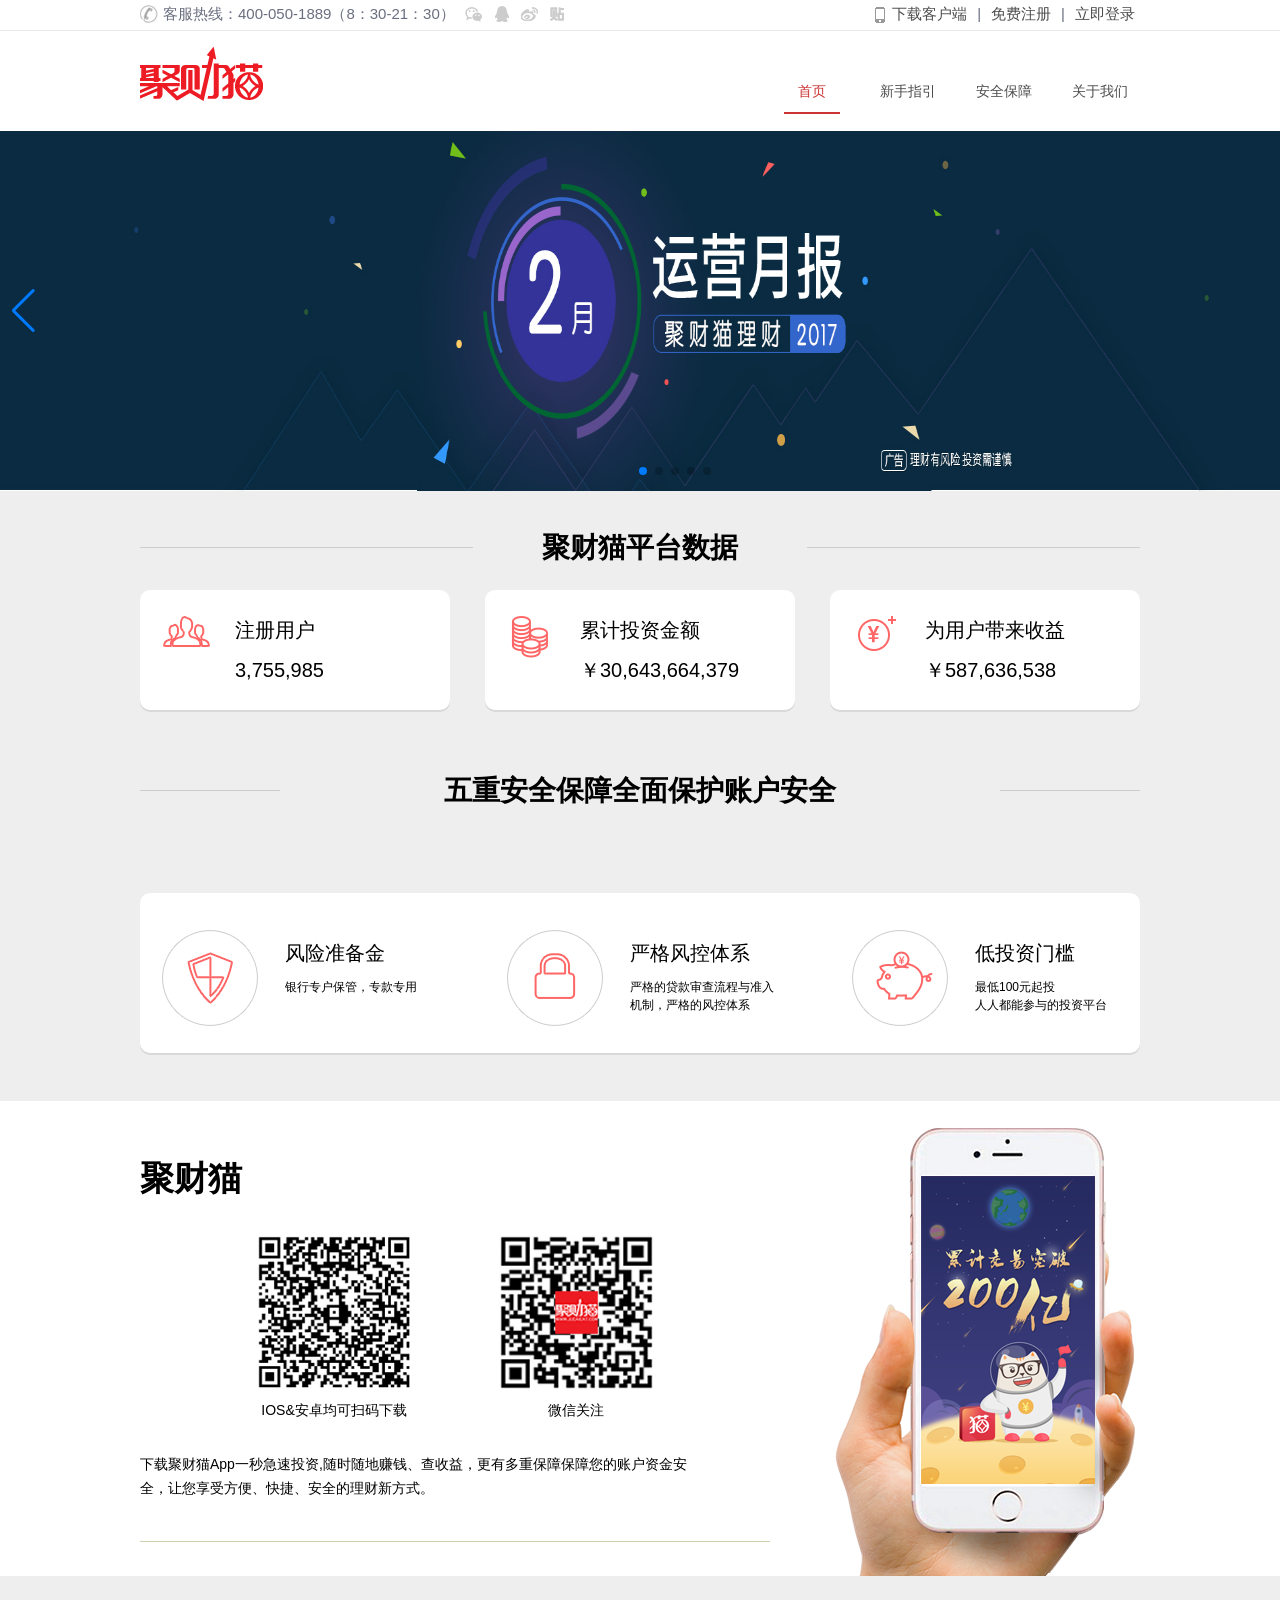
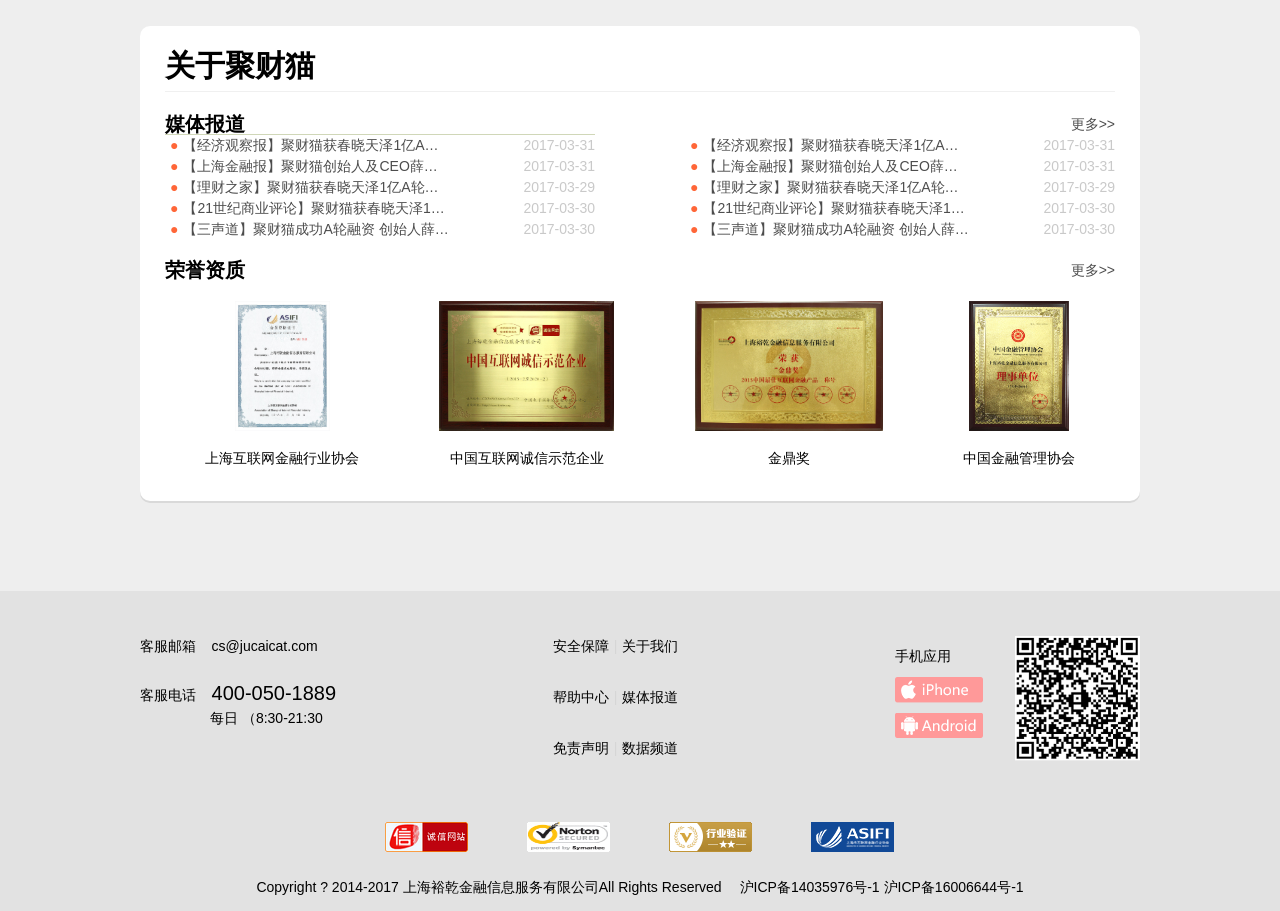
<file: 聚财猫.html>
<!DOCTYPE html>
<html lang="en">
<head>
    <meta charset="UTF-8">
    <meta name="viewport" content="width=device-width, initial-scale=1.0">
    <title>聚财猫</title>
    <link rel="stylesheet" href="./css/ju.css">
    <link rel="stylesheet" href="./swiper-5.4.5/package/css/swiper.min.css">
</head>
<body>
     <!-- 顶部开始 -->
     <div class="ding">
        <div class="main"> 
         <div class="right">
             <div class="img">

             </div>
             <p>客服热线：400-050-1889（8：30-21：30）</p>
             <ul>
                <li class="wx"><a href="">wx</a></li>
                <li class="qq"><a href="">qq</a></li>
                <li class="wb"><a href="">wb</a></li> 
                <li class="tb"><a href="">tb</a></li>
             </ul>
         </div>
         <div class="left">
            
            <p><a href="" class="li"> 立即登录</a></p><p>|</p><p><a href=""> 免费注册</a></p><p>|</p><p><a href=""> 下载客户端</a></p>
            <div class="img">

            </div>        
        </div>
        </div>
     </div>
     <!-- 顶部结束 -->
     <!-- 导航开始 -->
        <div class="dao">
            <div class="dao_main">
                <div class="a_d"><a href="" class="logo"></a></div>
                <ul>
                    <li class="sy"><a href="">关于我们</a></li>
                    <li class="xs"><a href="">安全保障</a></li>
                    <li class="aq"><a href="">新手指引</a></li> 
                    <li class="gy"><a href="">首页</a></li>
                </ul>
            </div>
        </div>
     <!-- 导航结束 -->
     <!-- 轮播开始 -->
     <!-- <div class="lun">
         <div class="img"><a href=""></a></div>
     </div> -->
     <div class="swiper-container" id="carouse1">
        <div class="swiper-wrapper">
            <div class="swiper-slide">
                <a href=""><img src="./img/20170310155403PC.jpg" alt=""></a>
            </div>
            <div class="swiper-slide">
                <a href=""><img src="./img/20170328144936PC-BANNER.jpg" alt=""></a>
            </div>
            <div class="swiper-slide">
                <a href=""><img src="./img/20170330152453PC.jpg" alt=""></a>
            </div>
            <div class="swiper-slide">
                <a href=""><img src="./img/20170330152751PC.jpg" alt=""></a>
            </div>
            <div class="swiper-slide">
                <a href=""><img src="./img/20170331181750PC-BANNER.jpg" alt=""></a>
            </div>
        </div>
        <!-- 如果需要分页器 -->
        <div class="swiper-pagination"></div>
        
        <!-- 如果需要导航按钮 -->
        <div class="swiper-button-prev"></div>
        <div class="swiper-button-next"></div>
        
        
    </div>
     <!-- 轮播结束 -->
     <!-- 平台数据开始 -->
     <div class="pingshu">
     <div class="pingmain">
      <div class="pingtai">
         <div class="navping">
             <div class="le"></div>
             <div class="ju"><h1>聚财猫平台数据</h1></div>
             <div class="le"></div>
         </div>
         <div class="sankuai">
             <div class="kuai1">
                 <div class="img1">

                 </div>
                 <div class="wen">
                 <p class="p1">注册用户</p>
                 <p class="p2">3,755,985</p>
                 </div>
             </div>         
             <div class="kuai2">
                <div class="img1">

                </div>
                <div class="wen">
                <p class="p1">累计投资金额</p>
                <p class="p2">￥30,643,664,379</p>
                </div>
             </div>
             <div class="kuai3">
                <div class="img1">

                </div>
                <div class="wen">
                <p class="p1">为用户带来收益</p>
                <p class="p2">￥587,636,538</p>
                </div>
             </div>           
         </div>
      </div>
      <div class="pingtai pingtai2">
        <div class="navping navping2">
            <div class="le2"></div>
            <div class="ju ju2"><h1>五重安全保障全面保护账户安全</h1></div>
            <div class="le2"></div>
        </div>
        <div class="sankuai yikuai">
            <div class="kuai1 yi1">
                <div class="img1">

                </div>
                <div class="wen">
                <p class="p1">风险准备金</p>
                <p class="p2 p22">银行专户保管，专款专用</p>
                </div>
            </div>         
            <div class="kuai2 yi2">
               <div class="img1">

               </div>
               <div class="wen">
               <p class="p1">严格风控体系</p>
               <p class="p2 p22">严格的贷款审查流程与准入<br>机制，严格的风控体系</p>
               </div>
            </div>
            <div class="kuai3 yi3">
               <div class="img1">

               </div>
               <div class="wen">
               <p class="p1"> 低投资门槛</p>
               <p class="p2 p22">最低100元起投<br>人人都能参与的投资平台</p>
               </div>
            </div>           
        </div>
     </div>
    </div>
</div>
     <!-- 平台数据结束 -->
     <!-- 二维码开始 -->
     <div class="erwei">
        <div class="erweimain">
            <div class="erl">
               <div class="erlhead">
                   <h1>聚财猫</h1>
                   <div class="shuanger">
                      <div class="limg"><a href=""></a><p>IOS&安卓均可扫码下载</p></div>
                      <div class="rimg"><a href=""></a><p>微信关注</p></div>
                   </div>
                   <div class="xiang">
                       <p>下载聚财猫App一秒急速投资,随时随地赚钱、查收益，更有多重保障保障您的账户资金安</p>
                       <p>全，让您享受方便、快捷、安全的理财新方式。</p>
                   </div>
               </div>
            </div>
            <div class="err">
               <a href=""></a>
            </div>
        </div>    
     </div>
     <!-- 二维码结束 -->
     <!-- 荣誉开始 -->
     <div class="rong">
         <div class="rong_main">
             <h1>关于聚财猫</h1>
             <div class="rongxiang">
                <div class="rongxiang_head">
                    <h2>媒体报道</h2>
                    <span><a href="">更多>></a></span>
                </div>    
                <div class="zheng">
                        <div class="zhengl">
                            <ul>
                                <li><a href=""><p><span class="dian">●</span>【经济观察报】聚财猫获春晓天泽1亿A轮融资</p><span>2017-03-31</span></a></li>
                                <li><a href=""><p><span class="dian">●</span>【上海金融报】聚财猫创始人及CEO薛亮:大数据风控及金融科技是互金未来</p><span>2017-03-31</span></a></li>
                                <li><a href=""><p><span class="dian">●</span>【理财之家】聚财猫获春晓天泽1亿A轮融资 完成银行存管协议签署</p><span>2017-03-29</span></a></li>
                                <li><a href=""><p><span class="dian">●</span>【21世纪商业评论】聚财猫获春晓天泽1亿A轮融资 完成银行存管协议签署</p><span>2017-03-30</span></a></li>
                                <li><a href=""><p><span class="dian">●</span>【三声道】聚财猫成功A轮融资 创始人薛亮这样说</p><span>2017-03-30</span></a></li>
                            </ul>
                        </div>
                        <div class="zhengr">
                            <ul>
                                <li><a href=""><p><span class="dian">●</span>【经济观察报】聚财猫获春晓天泽1亿A轮融资</p><span>2017-03-31</span></a></li>
                                <li><a href=""><p><span class="dian">●</span>【上海金融报】聚财猫创始人及CEO薛亮:大数据风控及金融科技是互金未来</p><span>2017-03-31</span></a></li>
                                <li><a href=""><p><span class="dian">●</span>【理财之家】聚财猫获春晓天泽1亿A轮融资 完成银行存管协议签署</p><span>2017-03-29</span></a></li>
                                <li><a href=""><p><span class="dian">●</span>【21世纪商业评论】聚财猫获春晓天泽1亿A轮融资 完成银行存管协议签署</p><span>2017-03-30</span></a></li>
                                <li><a href=""><p><span class="dian">●</span>【三声道】聚财猫成功A轮融资 创始人薛亮这样说</p><span>2017-03-30</span></a></li>
                            </ul>
                        </div>
                </div>
             </div>
             <div class="rongzi">
                <div class="rongxiang_head rongzi_head">
                    <h2>荣誉资质</h2>
                    <span><a href="">更多>></a></span>
                </div>
                <div class="rongpai">
                    <div class="rongpai1"><div class="juim"><img src="./img/ry1.jpg" alt=""></div><p>上海互联网金融行业协会</p></div>
                    <div class="rongpai2"><div class="juim"><img src="./img/ry2.jpg" alt=""></div><p>中国互联网诚信示范企业</p></div>
                    <div class="rongpai3"><div class="juim"><img src="./img/ry3.jpg" alt=""></div><p>金鼎奖</p></div>
                    <div class="rongpai4"><div class="juim"><img src="./img/ry4.jpg" alt=""></div><p>中国金融管理协会</p></div>
                </div>
             </div>
         </div>
     </div>
     <!-- 荣誉结束 -->
     <!-- 底部栏开始 -->
     <div class="foot">
         <div class="foot_main">
             <div class="shang">
                 <div class="shangyi">
                     <p>客服邮箱&nbsp;&nbsp;&nbsp;&nbsp;cs@jucaicat.com</p>
                     <br>
                     <p>客服电话&nbsp;&nbsp;&nbsp;&nbsp;<span>400-050-1889</span></p>
                     <p class="shuangyi_p3">每日&nbsp;（8:30-21:30</p>
                 </div>
                 <div class="shanger">
                     <p>安全保障<span>|</span>关于我们</p>
                     <p class="shanger_p2">帮助中心<span>|</span>媒体报道</p>
                     <p>免责声明<span>|</span>数据频道</p>
                 </div>
                 <div class="shangsan">
                     <div class="shouji">
                         <p>手机应用</p>
                         <div><a href="" class="a1"></a></div>
                         <div><a href="" class="a2"></a></div>
                     </div>
                     <div class="ertu"><img src="./img/thumb_11469.png" alt=""></div>
                 </div>
             </div>
             <div class="zhong">
                <div><a href="" class="aa1"></a></div>
                <div><a href="" class="aa2"></a></div> 
                <div><a href="" class="aa3"></a></div>
                <div><a href="" class="aa4"></a></div>
             </div>
             <div class="xia">
                 <p>
                    Copyright ? 2014-2017 上海裕乾金融信息服务有限公司All Rights Reserved 　沪ICP备14035976号-1 沪ICP备16006644号-1
                </p>
             </div>
         </div>
     </div>
     <!-- 底部栏结束 -->
     <script src="./swiper-5.4.5/package/js/swiper.min.js"></script>
     <script>        
        var mySwiper = new Swiper ('#carouse1', {
          direction: 'horizontal', // 垂直切换选项
          loop: true, // 循环模式选项
          
          // 如果需要分页器
          pagination: {
            el: '.swiper-pagination',
          },
          
          // 如果需要前进后退按钮
          navigation: {
            nextEl: '.swiper-button-next',
            prevEl: '.swiper-button-prev',
          },
          autoplay: {
            delay: 2000,
            stopOnLastSlide: false,
            disableOnInteraction: true,
          },
          
        })        
        </script>
</body>
</html>
</file>
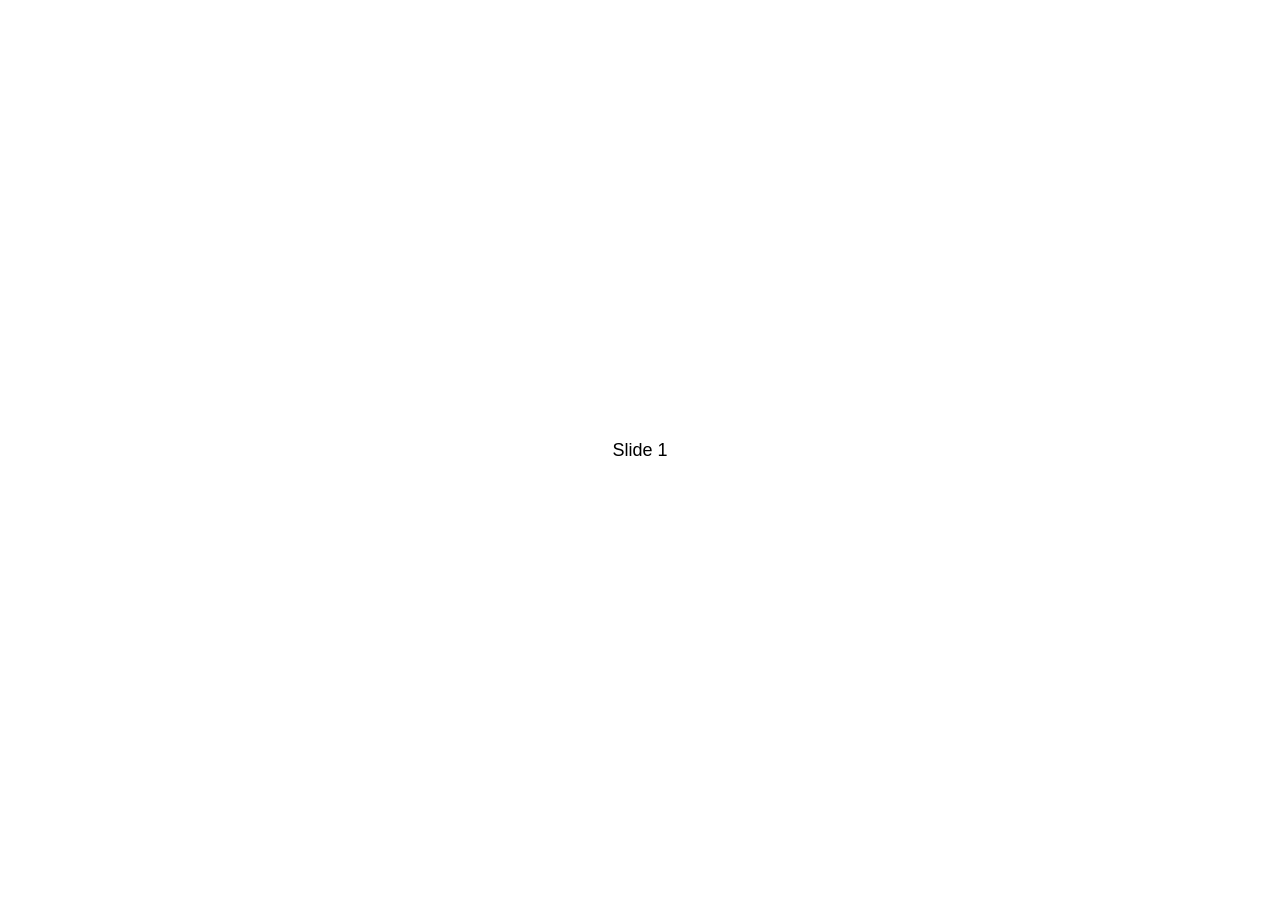
<file: swiper-5.4.5/demos/010-default.html>
<!DOCTYPE html>
<html lang="en">
<head>
  <meta charset="utf-8">
  <title>Swiper demo</title>
  <!-- Link Swiper's CSS -->
  <link rel="stylesheet" href="../package/css/swiper.min.css">

  <!-- Demo styles -->
  <style>
    html, body {
      position: relative;
      height: 100%;
    }
    body {
      background: #eee;
      font-family: Helvetica Neue, Helvetica, Arial, sans-serif;
      font-size: 14px;
      color:#000;
      margin: 0;
      padding: 0;
    }
    .swiper-container {
      width: 100%;
      height: 100%;
    }
    .swiper-slide {
      text-align: center;
      font-size: 18px;
      background: #fff;

      /* Center slide text vertically */
      display: -webkit-box;
      display: -ms-flexbox;
      display: -webkit-flex;
      display: flex;
      -webkit-box-pack: center;
      -ms-flex-pack: center;
      -webkit-justify-content: center;
      justify-content: center;
      -webkit-box-align: center;
      -ms-flex-align: center;
      -webkit-align-items: center;
      align-items: center;
    }
  </style>
</head>
<body>
  <!-- Swiper -->
  <div class="swiper-container">
    <div class="swiper-wrapper">
      <div class="swiper-slide">Slide 1</div>
      <div class="swiper-slide">Slide 2</div>
      <div class="swiper-slide">Slide 3</div>
      <div class="swiper-slide">Slide 4</div>
      <div class="swiper-slide">Slide 5</div>
      <div class="swiper-slide">Slide 6</div>
      <div class="swiper-slide">Slide 7</div>
      <div class="swiper-slide">Slide 8</div>
      <div class="swiper-slide">Slide 9</div>
      <div class="swiper-slide">Slide 10</div>
    </div>
  </div>

  <!-- Swiper JS -->
  <script src="../package/js/swiper.min.js"></script>

  <!-- Initialize Swiper -->
  <script>
    var swiper = new Swiper('.swiper-container');
  </script>
</body>
</html>
</file>
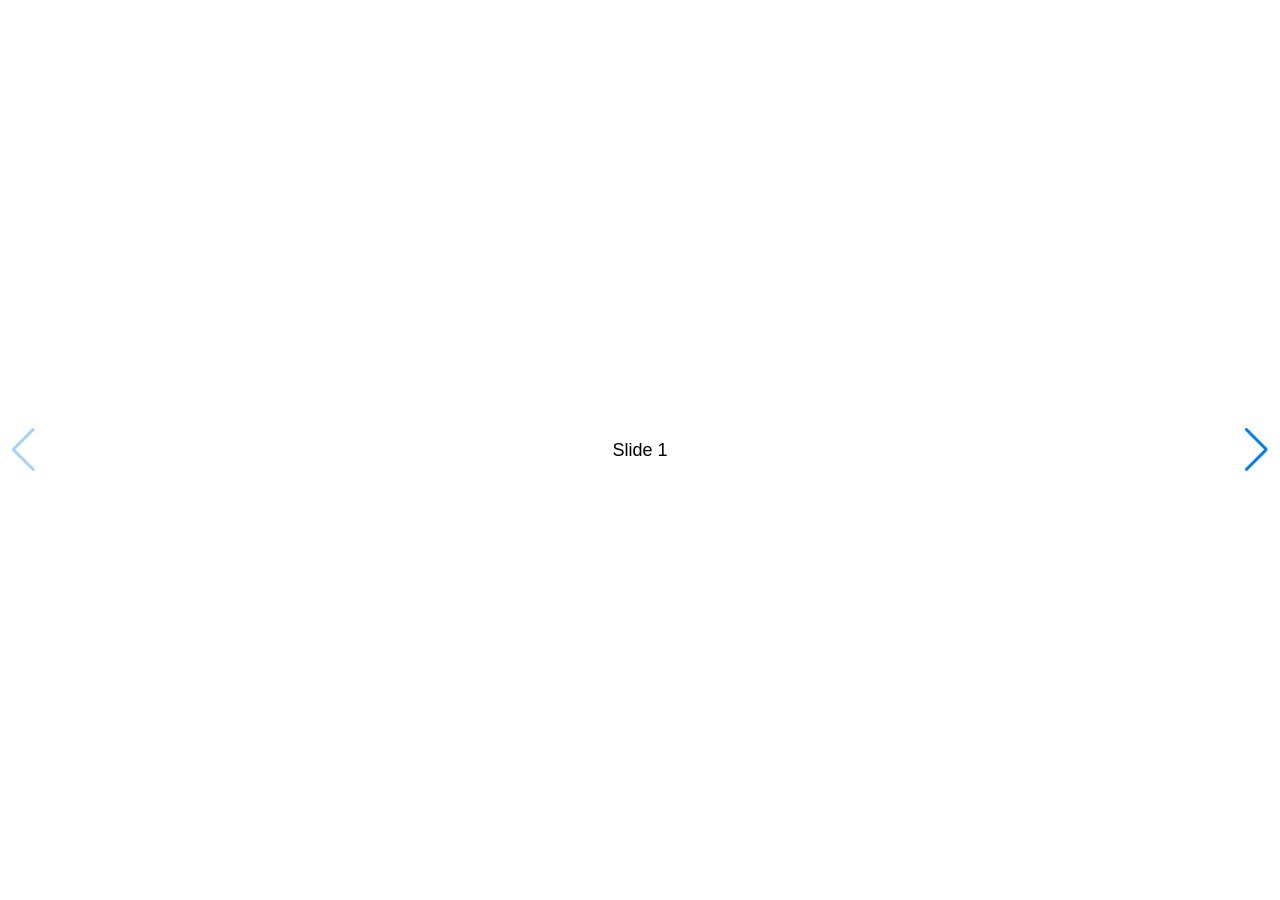
<file: swiper-5.4.5/demos/020-navigation.html>
<!DOCTYPE html>
<html lang="en">
<head>
  <meta charset="utf-8">
  <title>Swiper demo</title>
  <meta name="viewport" content="width=device-width, initial-scale=1, minimum-scale=1, maximum-scale=1">

  <!-- Link Swiper's CSS -->
  <link rel="stylesheet" href="../package/css/swiper.min.css">

  <!-- Demo styles -->
  <style>
    html, body {
      position: relative;
      height: 100%;
    }
    body {
      background: #eee;
      font-family: Helvetica Neue, Helvetica, Arial, sans-serif;
      font-size: 14px;
      color:#000;
      margin: 0;
      padding: 0;
    }
    .swiper-container {
      width: 100%;
      height: 100%;
    }
    .swiper-slide {
      text-align: center;
      font-size: 18px;
      background: #fff;

      /* Center slide text vertically */
      display: -webkit-box;
      display: -ms-flexbox;
      display: -webkit-flex;
      display: flex;
      -webkit-box-pack: center;
      -ms-flex-pack: center;
      -webkit-justify-content: center;
      justify-content: center;
      -webkit-box-align: center;
      -ms-flex-align: center;
      -webkit-align-items: center;
      align-items: center;
    }
  </style>
</head>
<body>
  <!-- Swiper -->
  <div class="swiper-container">
    <div class="swiper-wrapper">
      <div class="swiper-slide">Slide 1</div>
      <div class="swiper-slide">Slide 2</div>
      <div class="swiper-slide">Slide 3</div>
      <div class="swiper-slide">Slide 4</div>
      <div class="swiper-slide">Slide 5</div>
      <div class="swiper-slide">Slide 6</div>
      <div class="swiper-slide">Slide 7</div>
      <div class="swiper-slide">Slide 8</div>
      <div class="swiper-slide">Slide 9</div>
      <div class="swiper-slide">Slide 10</div>
    </div>
    <!-- Add Arrows -->
    <div class="swiper-button-next"></div>
    <div class="swiper-button-prev"></div>
  </div>

  <!-- Swiper JS -->
  <script src="../package/js/swiper.min.js"></script>

  <!-- Initialize Swiper -->
  <script>
    var swiper = new Swiper('.swiper-container', {
      navigation: {
        nextEl: '.swiper-button-next',
        prevEl: '.swiper-button-prev',
      },
    });
  </script>
</body>
</html>
</file>
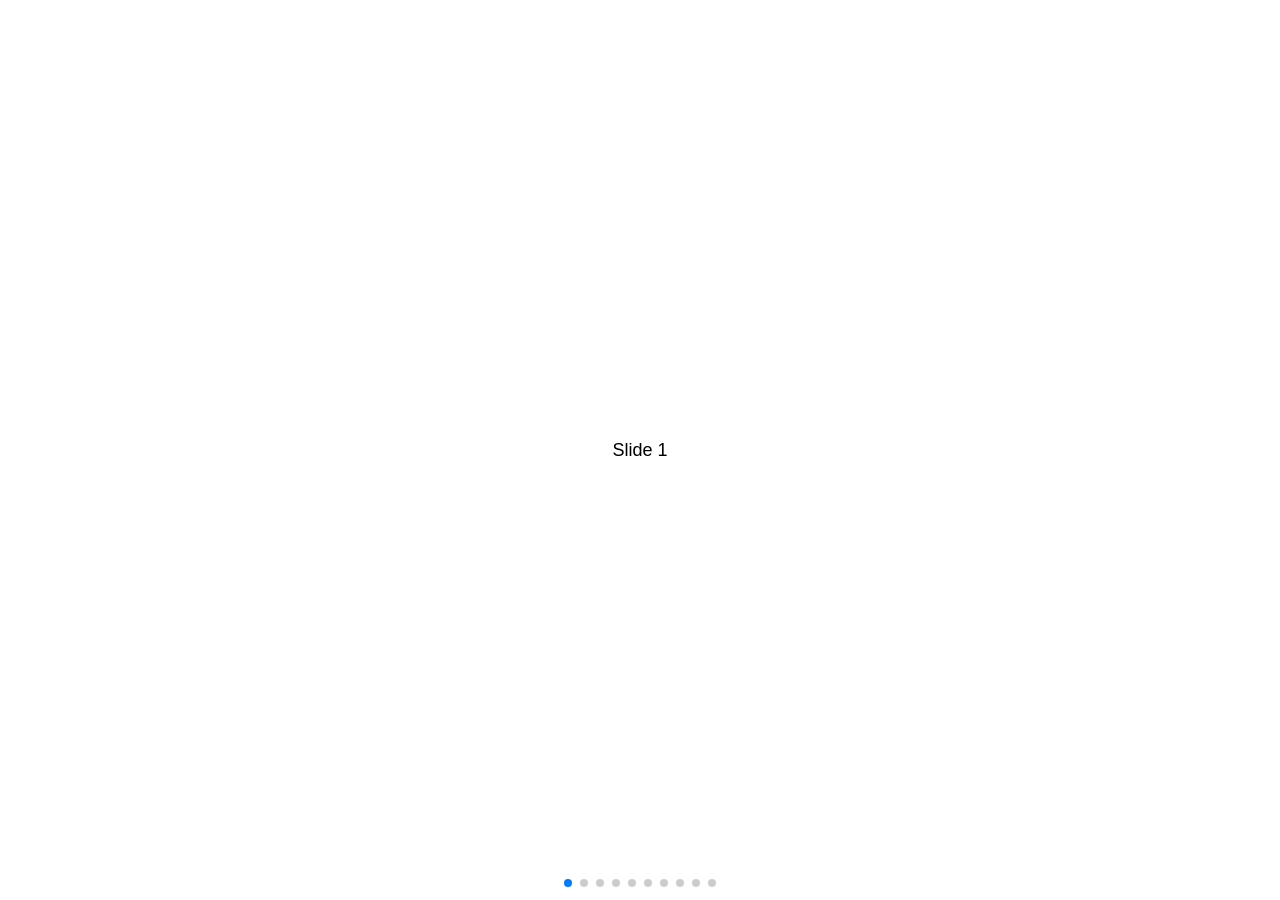
<file: swiper-5.4.5/demos/030-pagination.html>
<!DOCTYPE html>
<html lang="en">
<head>
  <meta charset="utf-8">
  <title>Swiper demo</title>
  <meta name="viewport" content="width=device-width, initial-scale=1, minimum-scale=1, maximum-scale=1">

  <!-- Link Swiper's CSS -->
  <link rel="stylesheet" href="../package/css/swiper.min.css">

  <!-- Demo styles -->
  <style>
    html, body {
      position: relative;
      height: 100%;
    }
    body {
      background: #eee;
      font-family: Helvetica Neue, Helvetica, Arial, sans-serif;
      font-size: 14px;
      color:#000;
      margin: 0;
      padding: 0;
    }
    .swiper-container {
      width: 100%;
      height: 100%;
    }
    .swiper-slide {
      text-align: center;
      font-size: 18px;
      background: #fff;

      /* Center slide text vertically */
      display: -webkit-box;
      display: -ms-flexbox;
      display: -webkit-flex;
      display: flex;
      -webkit-box-pack: center;
      -ms-flex-pack: center;
      -webkit-justify-content: center;
      justify-content: center;
      -webkit-box-align: center;
      -ms-flex-align: center;
      -webkit-align-items: center;
      align-items: center;
    }
  </style>
</head>
<body>
  <!-- Swiper -->
  <div class="swiper-container">
    <div class="swiper-wrapper">
      <div class="swiper-slide">Slide 1</div>
      <div class="swiper-slide">Slide 2</div>
      <div class="swiper-slide">Slide 3</div>
      <div class="swiper-slide">Slide 4</div>
      <div class="swiper-slide">Slide 5</div>
      <div class="swiper-slide">Slide 6</div>
      <div class="swiper-slide">Slide 7</div>
      <div class="swiper-slide">Slide 8</div>
      <div class="swiper-slide">Slide 9</div>
      <div class="swiper-slide">Slide 10</div>
    </div>
    <!-- Add Pagination -->
    <div class="swiper-pagination"></div>
  </div>

  <!-- Swiper JS -->
  <script src="../package/js/swiper.min.js"></script>

  <!-- Initialize Swiper -->
  <script>
    var swiper = new Swiper('.swiper-container', {
      pagination: {
        el: '.swiper-pagination',
      },
    });
  </script>
</body>
</html>
</file>
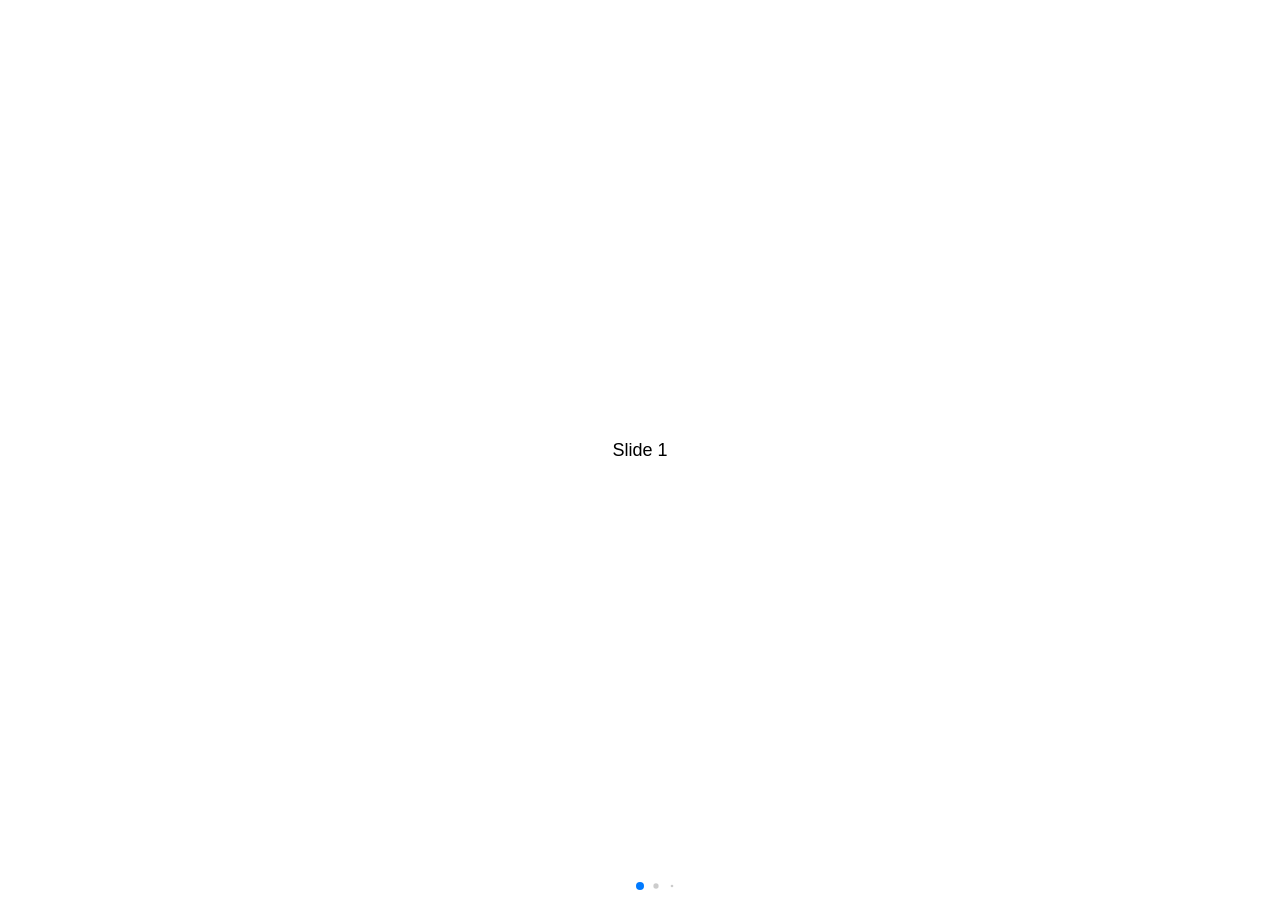
<file: swiper-5.4.5/demos/040-pagination-dynamic.html>
<!DOCTYPE html>
<html lang="en">
<head>
  <meta charset="utf-8">
  <title>Swiper demo</title>
  <meta name="viewport" content="width=device-width, initial-scale=1, minimum-scale=1, maximum-scale=1">

  <!-- Link Swiper's CSS -->
  <link rel="stylesheet" href="../package/css/swiper.min.css">

  <!-- Demo styles -->
  <style>
    html, body {
      position: relative;
      height: 100%;
    }
    body {
      background: #eee;
      font-family: Helvetica Neue, Helvetica, Arial, sans-serif;
      font-size: 14px;
      color:#000;
      margin: 0;
      padding: 0;
    }
    .swiper-container {
      width: 100%;
      height: 100%;
    }
    .swiper-slide {
      text-align: center;
      font-size: 18px;
      background: #fff;

      /* Center slide text vertically */
      display: -webkit-box;
      display: -ms-flexbox;
      display: -webkit-flex;
      display: flex;
      -webkit-box-pack: center;
      -ms-flex-pack: center;
      -webkit-justify-content: center;
      justify-content: center;
      -webkit-box-align: center;
      -ms-flex-align: center;
      -webkit-align-items: center;
      align-items: center;
    }
  </style>
</head>
<body>
  <!-- Swiper -->
  <div class="swiper-container">
    <div class="swiper-wrapper">
      <div class="swiper-slide">Slide 1</div>
      <div class="swiper-slide">Slide 2</div>
      <div class="swiper-slide">Slide 3</div>
      <div class="swiper-slide">Slide 4</div>
      <div class="swiper-slide">Slide 5</div>
      <div class="swiper-slide">Slide 6</div>
      <div class="swiper-slide">Slide 7</div>
      <div class="swiper-slide">Slide 8</div>
      <div class="swiper-slide">Slide 9</div>
      <div class="swiper-slide">Slide 10</div>
    </div>
    <!-- Add Pagination -->
    <div class="swiper-pagination"></div>
  </div>

  <!-- Swiper JS -->
  <script src="../package/js/swiper.min.js"></script>

  <!-- Initialize Swiper -->
  <script>
    var swiper = new Swiper('.swiper-container', {
      pagination: {
        el: '.swiper-pagination',
        dynamicBullets: true,
      },
    });
  </script>
</body>
</html>
</file>
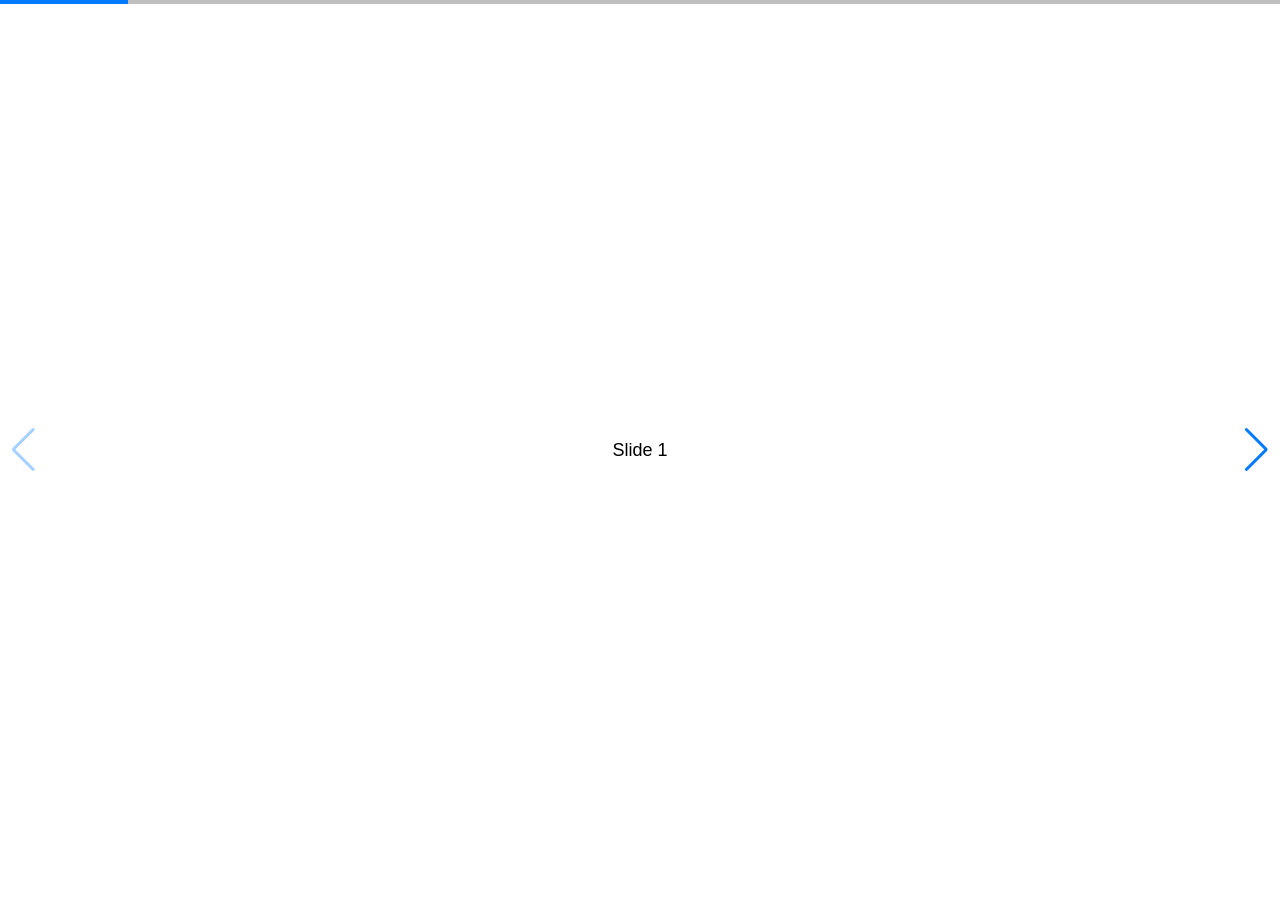
<file: swiper-5.4.5/demos/050-pagination-progress.html>
<!DOCTYPE html>
<html lang="en">
<head>
  <meta charset="utf-8">
  <title>Swiper demo</title>
  <!-- Link Swiper's CSS -->
  <link rel="stylesheet" href="../package/css/swiper.min.css">

  <!-- Demo styles -->
  <style>
    html, body {
      position: relative;
      height: 100%;
    }
    body {
      background: #eee;
      font-family: Helvetica Neue, Helvetica, Arial, sans-serif;
      font-size: 14px;
      color:#000;
      margin: 0;
      padding: 0;
    }
    .swiper-container {
      width: 100%;
      height: 100%;
    }
    .swiper-slide {
      text-align: center;
      font-size: 18px;
      background: #fff;

      /* Center slide text vertically */
      display: -webkit-box;
      display: -ms-flexbox;
      display: -webkit-flex;
      display: flex;
      -webkit-box-pack: center;
      -ms-flex-pack: center;
      -webkit-justify-content: center;
      justify-content: center;
      -webkit-box-align: center;
      -ms-flex-align: center;
      -webkit-align-items: center;
      align-items: center;
    }
  </style>
</head>
<body>
  <!-- Swiper -->
  <div class="swiper-container">
    <div class="swiper-wrapper">
      <div class="swiper-slide">Slide 1</div>
      <div class="swiper-slide">Slide 2</div>
      <div class="swiper-slide">Slide 3</div>
      <div class="swiper-slide">Slide 4</div>
      <div class="swiper-slide">Slide 5</div>
      <div class="swiper-slide">Slide 6</div>
      <div class="swiper-slide">Slide 7</div>
      <div class="swiper-slide">Slide 8</div>
      <div class="swiper-slide">Slide 9</div>
      <div class="swiper-slide">Slide 10</div>
    </div>
    <!-- Add Pagination -->
    <div class="swiper-pagination"></div>
    <!-- Add Arrows -->
    <div class="swiper-button-next"></div>
    <div class="swiper-button-prev"></div>
  </div>

  <!-- Swiper JS -->
  <script src="../package/js/swiper.min.js"></script>

  <!-- Initialize Swiper -->
  <script>
    var swiper = new Swiper('.swiper-container', {
      pagination: {
        el: '.swiper-pagination',
        type: 'progressbar',
      },
      navigation: {
        nextEl: '.swiper-button-next',
        prevEl: '.swiper-button-prev',
      },
    });
  </script>
</body>
</html>
</file>
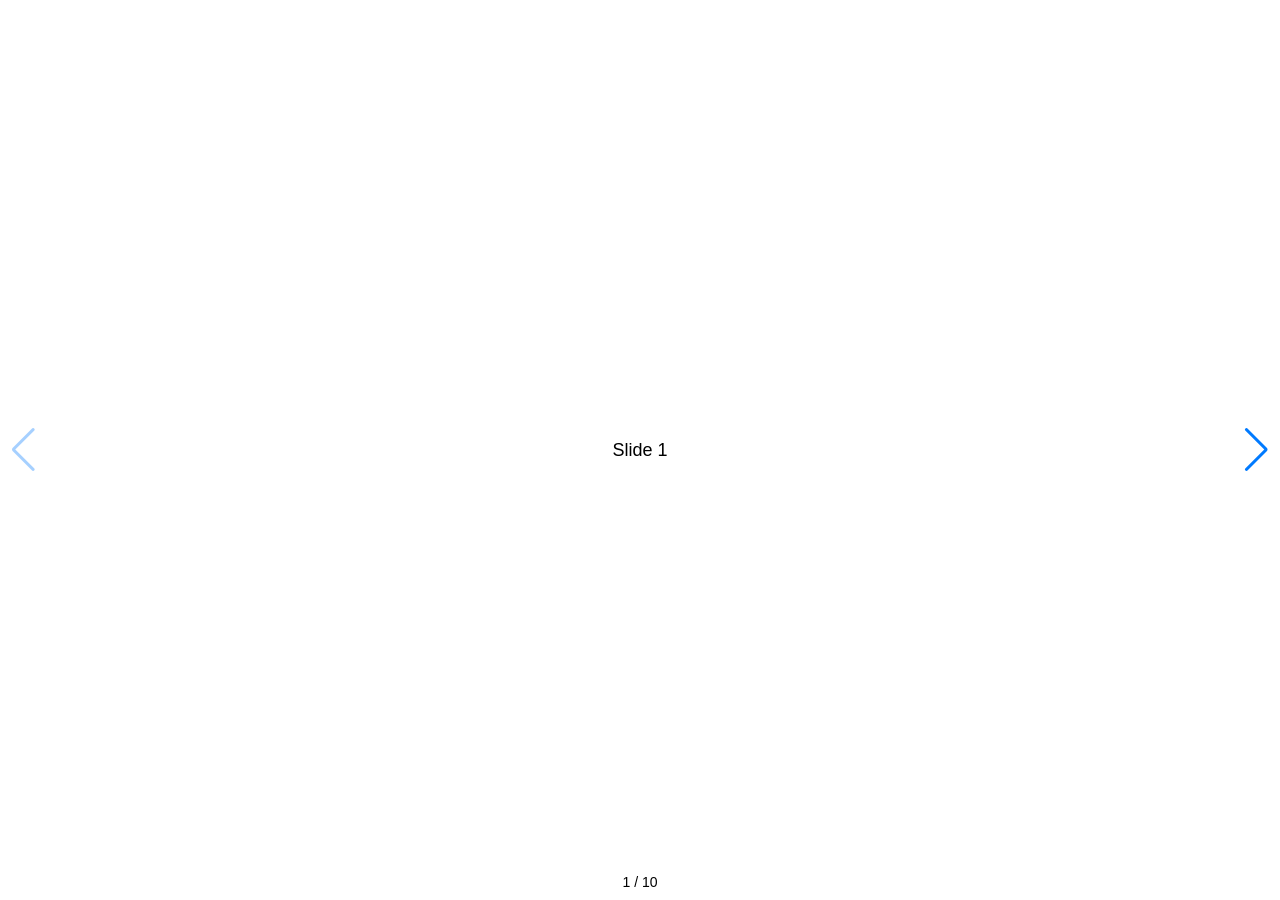
<file: swiper-5.4.5/demos/060-pagination-fraction.html>
<!DOCTYPE html>
<html lang="en">
<head>
  <meta charset="utf-8">
  <title>Swiper demo</title>
  <!-- Link Swiper's CSS -->
  <link rel="stylesheet" href="../package/css/swiper.min.css">

  <!-- Demo styles -->
  <style>
    html, body {
      position: relative;
      height: 100%;
    }
    body {
      background: #eee;
      font-family: Helvetica Neue, Helvetica, Arial, sans-serif;
      font-size: 14px;
      color:#000;
      margin: 0;
      padding: 0;
    }
    .swiper-container {
      width: 100%;
      height: 100%;
    }
    .swiper-slide {
      text-align: center;
      font-size: 18px;
      background: #fff;

      /* Center slide text vertically */
      display: -webkit-box;
      display: -ms-flexbox;
      display: -webkit-flex;
      display: flex;
      -webkit-box-pack: center;
      -ms-flex-pack: center;
      -webkit-justify-content: center;
      justify-content: center;
      -webkit-box-align: center;
      -ms-flex-align: center;
      -webkit-align-items: center;
      align-items: center;
    }
  </style>
</head>
<body>
  <!-- Swiper -->
  <div class="swiper-container">
    <div class="swiper-wrapper">
      <div class="swiper-slide">Slide 1</div>
      <div class="swiper-slide">Slide 2</div>
      <div class="swiper-slide">Slide 3</div>
      <div class="swiper-slide">Slide 4</div>
      <div class="swiper-slide">Slide 5</div>
      <div class="swiper-slide">Slide 6</div>
      <div class="swiper-slide">Slide 7</div>
      <div class="swiper-slide">Slide 8</div>
      <div class="swiper-slide">Slide 9</div>
      <div class="swiper-slide">Slide 10</div>
    </div>
    <!-- Add Pagination -->
    <div class="swiper-pagination"></div>
    <!-- Add Arrows -->
    <div class="swiper-button-next"></div>
    <div class="swiper-button-prev"></div>
  </div>

  <!-- Swiper JS -->
  <script src="../package/js/swiper.min.js"></script>

  <!-- Initialize Swiper -->
  <script>
    var swiper = new Swiper('.swiper-container', {
      pagination: {
        el: '.swiper-pagination',
        type: 'fraction',
      },
      navigation: {
        nextEl: '.swiper-button-next',
        prevEl: '.swiper-button-prev',
      },
    });
  </script>
</body>
</html>
</file>
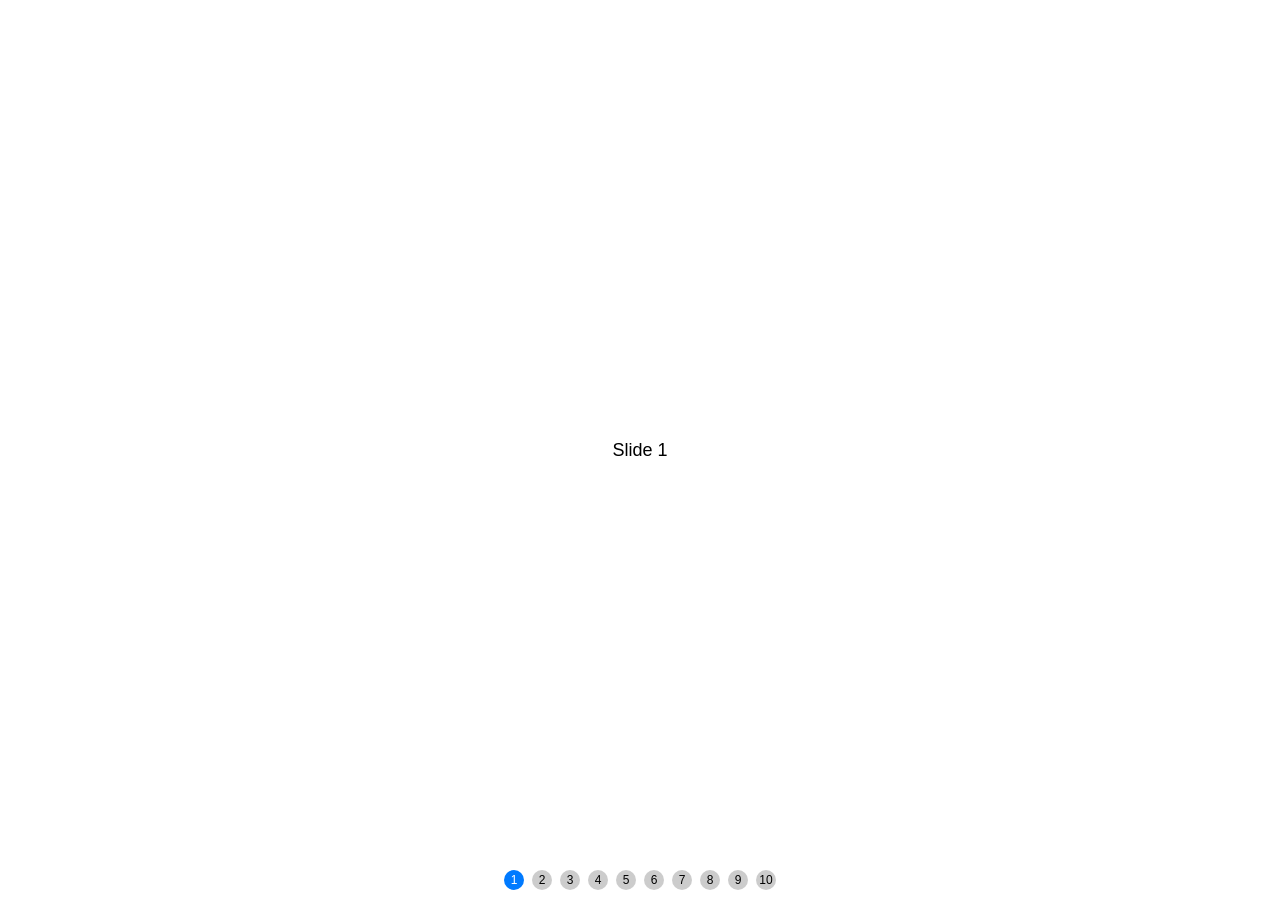
<file: swiper-5.4.5/demos/070-pagination-custom.html>
<!DOCTYPE html>
<html lang="en">
<head>
  <meta charset="utf-8">
  <title>Swiper demo</title>
  <meta name="viewport" content="width=device-width, initial-scale=1, minimum-scale=1, maximum-scale=1">

  <!-- Link Swiper's CSS -->
  <link rel="stylesheet" href="../package/css/swiper.min.css">

  <!-- Demo styles -->
  <style>
    html, body {
      position: relative;
      height: 100%;
    }
    body {
      background: #eee;
      font-family: Helvetica Neue, Helvetica, Arial, sans-serif;
      font-size: 14px;
      color:#000;
      margin: 0;
      padding: 0;
    }
    .swiper-container {
      width: 100%;
      height: 100%;
    }
    .swiper-slide {
      text-align: center;
      font-size: 18px;
      background: #fff;

      /* Center slide text vertically */
      display: -webkit-box;
      display: -ms-flexbox;
      display: -webkit-flex;
      display: flex;
      -webkit-box-pack: center;
      -ms-flex-pack: center;
      -webkit-justify-content: center;
      justify-content: center;
      -webkit-box-align: center;
      -ms-flex-align: center;
      -webkit-align-items: center;
      align-items: center;
    }
    .swiper-pagination-bullet {
      width: 20px;
      height: 20px;
      text-align: center;
      line-height: 20px;
      font-size: 12px;
      color:#000;
      opacity: 1;
      background: rgba(0,0,0,0.2);
    }
    .swiper-pagination-bullet-active {
      color:#fff;
      background: #007aff;
    }
  </style>
</head>
<body>
  <!-- Swiper -->
  <div class="swiper-container">
    <div class="swiper-wrapper">
      <div class="swiper-slide">Slide 1</div>
      <div class="swiper-slide">Slide 2</div>
      <div class="swiper-slide">Slide 3</div>
      <div class="swiper-slide">Slide 4</div>
      <div class="swiper-slide">Slide 5</div>
      <div class="swiper-slide">Slide 6</div>
      <div class="swiper-slide">Slide 7</div>
      <div class="swiper-slide">Slide 8</div>
      <div class="swiper-slide">Slide 9</div>
      <div class="swiper-slide">Slide 10</div>
    </div>
    <!-- Add Pagination -->
    <div class="swiper-pagination"></div>
  </div>

  <!-- Swiper JS -->
  <script src="../package/js/swiper.min.js"></script>

  <!-- Initialize Swiper -->
  <script>
    var swiper = new Swiper('.swiper-container', {
      pagination: {
        el: '.swiper-pagination',
        clickable: true,
        renderBullet: function (index, className) {
          return '<span class="' + className + '">' + (index + 1) + '</span>';
        },
      },
    });
  </script>
</body>
</html>
</file>
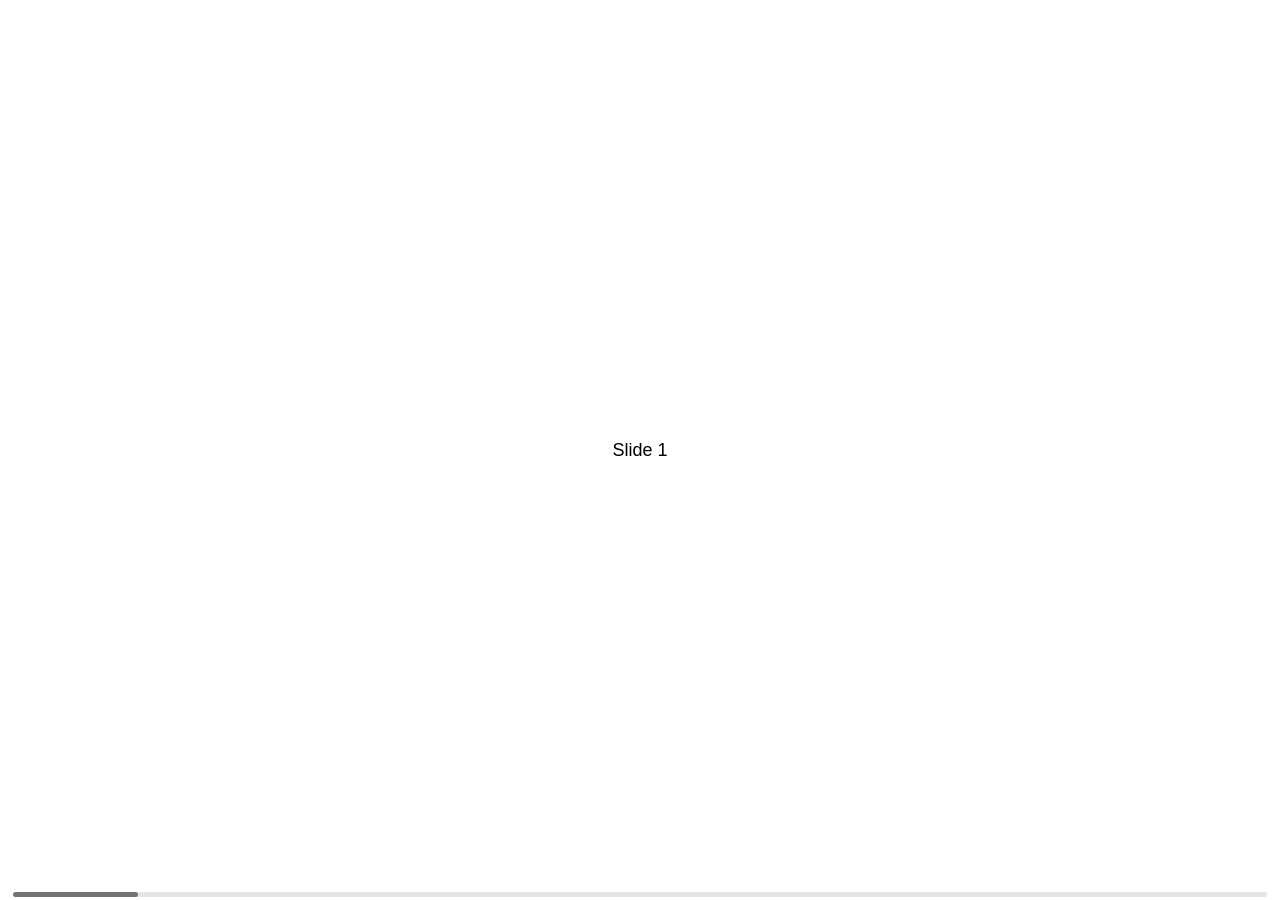
<file: swiper-5.4.5/demos/080-scrollbar.html>
<!DOCTYPE html>
<html lang="en">
<head>
  <meta charset="utf-8">
  <title>Swiper demo</title>
  <meta name="viewport" content="width=device-width, initial-scale=1, minimum-scale=1, maximum-scale=1">

  <!-- Link Swiper's CSS -->
  <link rel="stylesheet" href="../package/css/swiper.min.css">

  <!-- Demo styles -->
  <style>
    html, body {
      position: relative;
      height: 100%;
    }
    body {
      background: #eee;
      font-family: Helvetica Neue, Helvetica, Arial, sans-serif;
      font-size: 14px;
      color:#000;
      margin: 0;
      padding: 0;
    }
    .swiper-container {
      width: 100%;
      height: 100%;
    }
    .swiper-slide {
      text-align: center;
      font-size: 18px;
      background: #fff;

      /* Center slide text vertically */
      display: -webkit-box;
      display: -ms-flexbox;
      display: -webkit-flex;
      display: flex;
      -webkit-box-pack: center;
      -ms-flex-pack: center;
      -webkit-justify-content: center;
      justify-content: center;
      -webkit-box-align: center;
      -ms-flex-align: center;
      -webkit-align-items: center;
      align-items: center;
    }
  </style>
</head>
<body>
  <!-- Swiper -->
  <div class="swiper-container">
    <div class="swiper-wrapper">
      <div class="swiper-slide">Slide 1</div>
      <div class="swiper-slide">Slide 2</div>
      <div class="swiper-slide">Slide 3</div>
      <div class="swiper-slide">Slide 4</div>
      <div class="swiper-slide">Slide 5</div>
      <div class="swiper-slide">Slide 6</div>
      <div class="swiper-slide">Slide 7</div>
      <div class="swiper-slide">Slide 8</div>
      <div class="swiper-slide">Slide 9</div>
      <div class="swiper-slide">Slide 10</div>
    </div>
    <!-- Add Scrollbar -->
    <div class="swiper-scrollbar"></div>
  </div>

  <!-- Swiper JS -->
  <script src="../package/js/swiper.min.js"></script>

  <!-- Initialize Swiper -->
  <script>
    var swiper = new Swiper('.swiper-container', {
      scrollbar: {
        el: '.swiper-scrollbar',
        hide: true,
      },
    });
  </script>
</body>
</html>
</file>
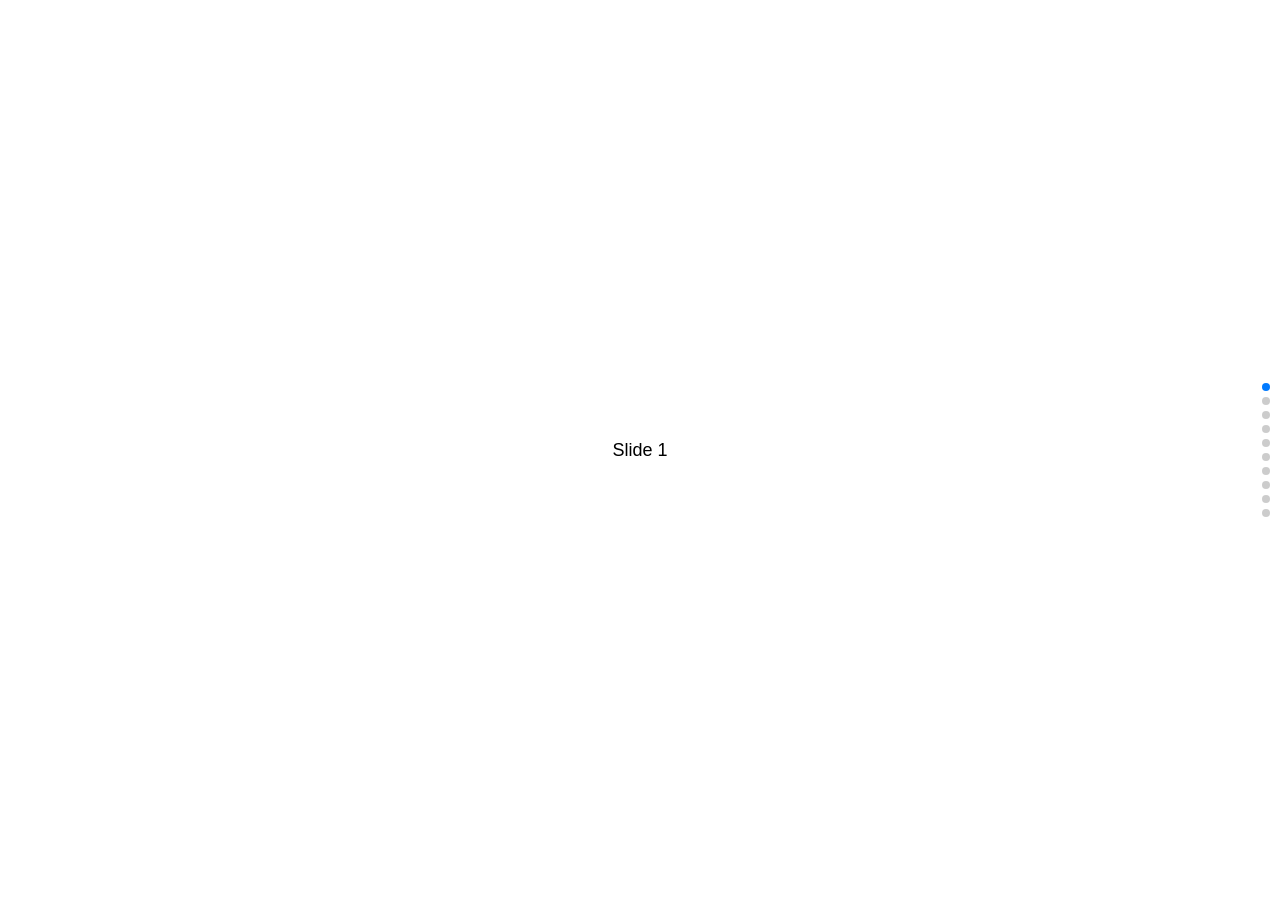
<file: swiper-5.4.5/demos/090-vertical.html>
<!DOCTYPE html>
<html lang="en">
<head>
  <meta charset="utf-8">
  <title>Swiper demo</title>
  <meta name="viewport" content="width=device-width, initial-scale=1, minimum-scale=1, maximum-scale=1">

  <!-- Link Swiper's CSS -->
  <link rel="stylesheet" href="../package/css/swiper.min.css">

  <!-- Demo styles -->
  <style>
    html, body {
      position: relative;
      height: 100%;
    }
    body {
      background: #eee;
      font-family: Helvetica Neue, Helvetica, Arial, sans-serif;
      font-size: 14px;
      color:#000;
      margin: 0;
      padding: 0;
    }
    .swiper-container {
      width: 100%;
      height: 100%;
    }
    .swiper-slide {
      text-align: center;
      font-size: 18px;
      background: #fff;

      /* Center slide text vertically */
      display: -webkit-box;
      display: -ms-flexbox;
      display: -webkit-flex;
      display: flex;
      -webkit-box-pack: center;
      -ms-flex-pack: center;
      -webkit-justify-content: center;
      justify-content: center;
      -webkit-box-align: center;
      -ms-flex-align: center;
      -webkit-align-items: center;
      align-items: center;
    }
  </style>
</head>
<body>
  <!-- Swiper -->
  <div class="swiper-container">
    <div class="swiper-wrapper">
      <div class="swiper-slide">Slide 1</div>
      <div class="swiper-slide">Slide 2</div>
      <div class="swiper-slide">Slide 3</div>
      <div class="swiper-slide">Slide 4</div>
      <div class="swiper-slide">Slide 5</div>
      <div class="swiper-slide">Slide 6</div>
      <div class="swiper-slide">Slide 7</div>
      <div class="swiper-slide">Slide 8</div>
      <div class="swiper-slide">Slide 9</div>
      <div class="swiper-slide">Slide 10</div>
    </div>
    <!-- Add Pagination -->
    <div class="swiper-pagination"></div>
  </div>

  <!-- Swiper JS -->
  <script src="../package/js/swiper.min.js"></script>

  <!-- Initialize Swiper -->
  <script>
    var swiper = new Swiper('.swiper-container', {
      direction: 'vertical',
      pagination: {
        el: '.swiper-pagination',
        clickable: true,
      },
    });
  </script>
</body>
</html>
</file>
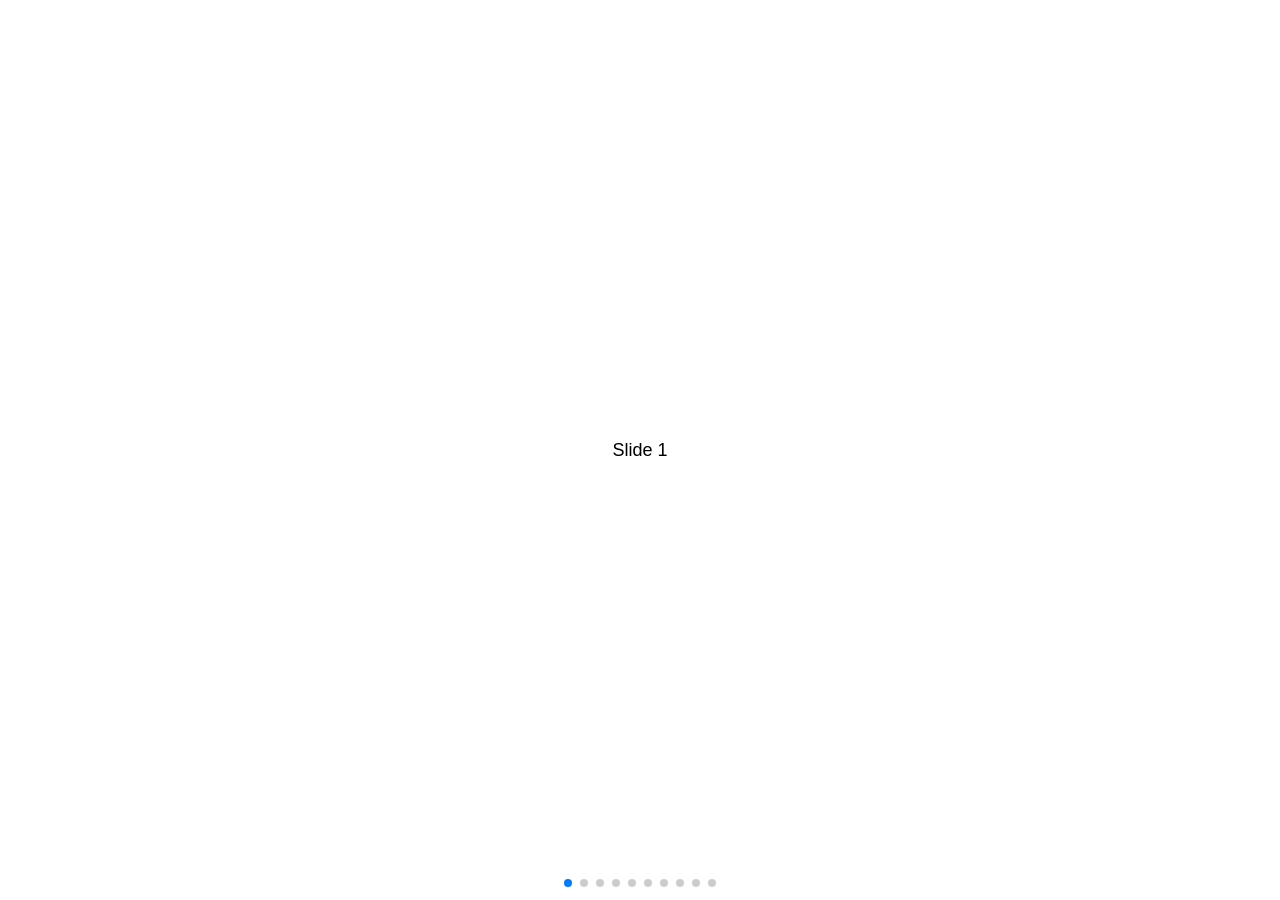
<file: swiper-5.4.5/demos/100-space-between.html>
<!DOCTYPE html>
<html lang="en">
<head>
  <meta charset="utf-8">
  <title>Swiper demo</title>
  <meta name="viewport" content="width=device-width, initial-scale=1, minimum-scale=1, maximum-scale=1">

  <!-- Link Swiper's CSS -->
  <link rel="stylesheet" href="../package/css/swiper.min.css">

  <!-- Demo styles -->
  <style>
    html, body {
      position: relative;
      height: 100%;
    }
    body {
      background: #eee;
      font-family: Helvetica Neue, Helvetica, Arial, sans-serif;
      font-size: 14px;
      color:#000;
      margin: 0;
      padding: 0;
    }
    .swiper-container {
      width: 100%;
      height: 100%;
    }
    .swiper-slide {
      text-align: center;
      font-size: 18px;
      background: #fff;

      /* Center slide text vertically */
      display: -webkit-box;
      display: -ms-flexbox;
      display: -webkit-flex;
      display: flex;
      -webkit-box-pack: center;
      -ms-flex-pack: center;
      -webkit-justify-content: center;
      justify-content: center;
      -webkit-box-align: center;
      -ms-flex-align: center;
      -webkit-align-items: center;
      align-items: center;
    }
  </style>
</head>
<body>
  <!-- Swiper -->
  <div class="swiper-container">
    <div class="swiper-wrapper">
      <div class="swiper-slide">Slide 1</div>
      <div class="swiper-slide">Slide 2</div>
      <div class="swiper-slide">Slide 3</div>
      <div class="swiper-slide">Slide 4</div>
      <div class="swiper-slide">Slide 5</div>
      <div class="swiper-slide">Slide 6</div>
      <div class="swiper-slide">Slide 7</div>
      <div class="swiper-slide">Slide 8</div>
      <div class="swiper-slide">Slide 9</div>
      <div class="swiper-slide">Slide 10</div>
    </div>
    <!-- Add Pagination -->
    <div class="swiper-pagination"></div>
  </div>

  <!-- Swiper JS -->
  <script src="../package/js/swiper.min.js"></script>

  <!-- Initialize Swiper -->
  <script>
    var swiper = new Swiper('.swiper-container', {
      spaceBetween: 30,
      pagination: {
        el: '.swiper-pagination',
        clickable: true,
      },
    });
  </script>
</body>
</html>
</file>
<file: css/ju.css>
*{ margin: 0; padding: 0;}
body{ font: normal normal 14px/1.5 tahoma,arial,'Hiragino Sans GB','\5b8b\4f53',sans-serif;; background-color: white;}
ul{ list-style: none; }
h1,h2,h3{ font-weight: normal; }
a{ text-decoration: none; color: #4d4d4d; }

/* 顶部开始 */
.main{
    width: 1000px;
    height: 30px;
    margin: auto;
}
.right{
    float: left;
    overflow: hidden;
}
.ding{
    height: 30px;
    border-bottom: 1px solid #e9e9e9;
    background-color: white;
}
.right .img{
    width: 18px;
    height: 18px;
    background: url(../img/index-sp1.png) no-repeat;
    background-position: -6px -6px;
    float: left;
    margin: 5px 0px;
    
}
.right p,.right li ,.right ul{
    float: left;
}
.right p{
    margin: 3px 5px;
    color: #6A6E7F;
    font-size: 15px;
}
.right .wx a{
    width: 18px;
    height: 18px;
    background: url(../img/index-sp1.png) no-repeat;
    background-position: -6px -34px;
    float: left;
    margin: 5px 5px;
    text-indent: -99999px;
    
}
.right .qq a{
    width: 18px;
    height: 18px;
    background: url(../img/index-sp1.png) no-repeat;
    background-position: -6px -63px;
    float: left;
    margin: 5px 5px;
    text-indent: -99999px;
    
}
.right .wb a{
    width: 18px;
    height: 18px;
    background: url(../img/index-sp1.png) no-repeat;
    background-position: -6px -92px;
    float: left;
    margin: 5px 5px;
    text-indent: -99999px;
    
}
.right .tb a{
    width: 18px;
    height: 18px;
    background: url(../img/index-sp1.png) no-repeat;
    background-position: -6px -122px;
    float: left;
    margin: 5px 5px;
    text-indent: -99999px;
    
}

.left .img{
    width: 18px;
    height: 18px;
    background: url(../img/index-sp1.png) no-repeat;
    background-position: -45px -8px;
    margin: 5px 0px;
    float: right;
    
}

.left p{
    margin: 3px 5px;
    color: #6A6E7F;
    font-size: 15px;
    float: right;
}
/* 顶部结束 */
/* 导航开始 */
.dao{
    height: 100px;
    background-color: white;
}
.dao_main{
    width: 1000px;
    height: 100px;
    margin: 0 auto;
    padding-top: 15px;
}
.dao_main .a_d a{
    display: block;
    float: left;
    height: 70px;
    width: 123px;
    background: url(../img/nav_logo.png);
}
.dao_main li a{
     display: block;
     float: right;
     width: 56px;
     margin: 0 20px;
     text-align: center;
     margin-top: 35px;
}
.dao_main .gy a{
    color: #cc3333;
    padding-bottom: 10px;
    border-bottom: 2px solid #cc3333;
}
.dao_main .sy a{
    margin-right: 12px;
}
.dao_main li a:hover{
     color: #cc3333;
     padding-bottom: 10px;
     border-bottom: 2px solid #cc3333;
}
/* 导航结束 */
/* 轮播开始 */
/* .img a{
    display: block;
    width: 2000px;
    height: 360px;
    background: url(../img/20170328144936PC-BANNER.jpg) no-repeat;
} */

.swiper-container {
    width: 1349px;
    height: 360px;
}
.swiper-slide img{
    width: 100%;
    height: 100%;
}

/* 轮播结束 */
/* 平台数据开始 */
.pingshu{
    background-color: #EEEEEE;
    padding-top: 1px;
}
.navping div{
    width: 33.3%;
    height: 42px;
}
.navping{
    display: flex;
    justify-content: space-around;
}
.pingmain{
    width: 1000px;
    margin: 0 auto;
    margin-top: 35px;
    height: 574px;
}
.ju h1{
    text-align: center;
    font-weight: 600;
}
.navping .le{
    border-top: 1px solid #CDCDCD;
    margin-top: 20px;
}

.sankuai{
    display: flex;
    justify-content: space-between;
}
.kuai1{
    width: 310px;
    height: 120px;
    background-color: white;
    border-radius: 10px;
    box-shadow: 0px 2px 0px 0px #D9D9D9;
}
.kuai2{
    width: 310px;
    height: 120px;
    background-color: white;
    border-radius: 10px;
    box-shadow: 0px 2px 0px 0px #D9D9D9;
}
.kuai3{
    width: 310px;
    height: 120px;
    background-color: white;
    border-radius: 10px;
    box-shadow: 0px 2px 0px 0px #D9D9D9;
}
.kuai1 .img1{
    width: 50px;
    height: 50px;
    background: url(../img/index-sp2.png) no-repeat;
    background-position: 0px -120px;
    margin-top: 20px;
    margin-left: 20px;
    float: left;
}
.kuai1 .wen,.kuai2 .wen,.kuai3 .wen{
    float: left;
    margin-left: 25px;
}
.wen p{
    font-size: 20px;
}
.wen .p1{
    margin-top: 25px;
    margin-bottom: 10px;
}
.wen .p2{
    margin-top: 10px;
    margin-bottom: 25px;
}
.kuai2 .img1{
    width: 50px;
    height: 50px;
    background: url(../img/index-sp2.png) no-repeat;
    background-position: -126px -120px;
    margin-top: 20px;
    margin-left: 20px;
    float: left;
}
.kuai3 .img1{
    width: 50px;
    height: 50px;
    background: url(../img/index-sp2.png) no-repeat;
    background-position: -242px -120px;
    margin-top: 20px;
    margin-left: 20px;
    float: left;
}

.navping .le2{
    border-top: 1px solid #CDCDCD;
    margin-top: 20px;
    height: 42px;
    width: 140px;
}

.navping .ju2{
    width: 400px;
}

.navping2{
    display: flex;
    justify-content: space-between;
}
.yikuai{
    width: 1000px;
    height: 160px;
    background-color: white;
    border-radius: 10px;
    box-shadow: 0px 2px 0px 0px #D9D9D9;
    margin-top: 60px;
}
.yi1 .img1{
    width: 100px;
    height: 100px;
    background: url(../img/index-sp2.png) no-repeat;
    background-position: 0px -320px;
    margin-top: 15px;
    margin-left: 20px;
    float: left;
}
.yi1{
    margin-top: 20px;
    width: 310px;
    height: 120px;
    border-radius: none;
    box-shadow: none;
}

.yi2 .img1{
    width: 100px;
    height: 100px;
    background: url(../img/index-sp2.png) no-repeat;
    background-position: -120px -320px;
    margin-top: 15px;
    margin-left: 20px;
    float: left;
}
.yi2{
    margin-top: 20px;
    width: 310px;
    height: 120px;
    border-radius: none;
    box-shadow: none;
}
.yi3 .img1{
    width: 100px;
    height: 100px;
    background: url(../img/index-sp2.png) no-repeat;
    background-position: -240px -320px;
    margin-top: 15px;
    margin-left: 20px;
    float: left;
}
.yi3{
    margin-top: 20px;
    width: 310px;
    height: 120px;
    border-radius: none;
    box-shadow: none;
}
.pingtai2{
    margin-top: 60px;
}

.wen .p22{
    font-size: 12px;
}
/* 平台数据结束 */
/* 二维码开始 */
.erwei{
    height: 475px;
}
.erweimain{
    width: 1000px;
    margin: 0 auto;
    display: flex;
    justify-content:space-between;
}
.erl{
    width: 630px;
    height: 380px;
    margin-top: 60px;
    border-bottom: 1px solid #C9D1AE;
}
.erlhead .limg{
    height: 182px;
    width: 155px;
    text-align: center;
    margin-right: 87px;
}
.erlhead h1{
    font-size: 34px;
    font-weight: bold;
    line-height: 34px;
}
.erlhead .limg a{
    display: block;
    height: 155px;
    width: 155px;
    background: url(../img/code1.png) no-repeat;
    background-size: 100% 100%;
}
.erlhead .rimg{
    height: 182px;
    width: 155px;
    text-align: center;
}
.erlhead .rimg a{
    display: block;
    height: 155px;
    width: 155px;
    background: url(../img/code2.png) no-repeat;
    background-size: 100% 100%;
} 
.shuanger{
    display: flex;
    justify-content:center;
    margin-top: 40px;
}
.shuanger p{
    line-height: 14px;
    margin-top: 13px;
}
.erlhead .xiang{
    margin-top: 35px;
    line-height: 24px;
}

.err{
    width: 314px;
    height: 455px;
    margin-top: 20px;
}
.erweimain .err a{
    height: 455px;
    display: block;
    background: url(../img/index_bg.png) no-repeat;
    background-size: 100% 100%;
}
/* 二维码结束 */
/* 荣誉开始 */
.rong{
    height: 565px;
    background-color: #EEEEEE;
    padding-top: 50px;
}

.rong_main{
   width: 950px;
   height: 475px;
   padding-left: 25px; 
   padding-right: 25px;
   background-color: white;
   border-radius: 10px;
   box-shadow: 0px 2px 0px 0px #D9D9D9;
   margin: 0 auto;
}
.rong h1{
    font-size: 30px;
    line-height: 30px;
    padding-top: 25px;
    padding-bottom: 10px;
    border-bottom: 1px solid #F0F0F0;
    font-weight: bold;
}

.rongxiang{
    padding-top: 22px;
}
.rongxiang .rongxiang_head{
    display: flex;
    justify-content:space-between;
}
.rongxiang_head h2{
    font-size: 20px;
    line-height: 20px;
    border-bottom: 1px solid #D0D7B8;
    width: 430px;
    font-weight: bold;
}
.zheng .zhengl{
    overflow: hidden;
    width: 430px;
}
.zheng .zhengl p{
    float: left;
    white-space: nowrap;
    overflow: hidden;
    text-overflow: ellipsis;
    width: 284px;
}
.zheng .zhengl span{
    float: right;
    color: #C9C9C9;
}
.zheng .zhengr{
    overflow: hidden;
    width: 430px;
}
.zheng .zhengr p{
    float: left;
    white-space: nowrap;
    overflow: hidden;
    text-overflow: ellipsis;
    width: 284px;
}
.zheng .zhengr span{
    float: right;
    color: #C9C9C9;
}
.zheng{
    display: flex;
    justify-content:space-between;
}
.zheng .zhengr .dian{
    float: left;
    margin: 0 5px;
    color: #FF6638;
}
.zheng .zhengl .dian{
    float: left;
    margin: 0 5px;
    color: #FF6638;
}

.rongzi{
    padding-top: 20px;
}
.rongzi .rongxiang_head{
    display: flex;
    justify-content:space-between;
}

.rongpai{
    display: flex;
    justify-content:space-around;
    margin-top: 20px;
}
.rongpai p{
    text-align: center;
    line-height: 14px;
    margin-top: 14px;
}
.rongzi_head h2{
    font-size: 20px;
    line-height: 20px;
    border-bottom: none;
    width: 430px;
    font-weight: bold;
}
.rongpai .rongpai1 img{
    width: 95px;
    height: 130px;   
}
.rongpai .rongpai2 img{
    width: 175px;
    height: 130px;
}
.rongpai .rongpai3 img{
    width: 188px;
    height: 130px;
}
.rongpai .rongpai4 img{
    width: 100px;
    height: 130px;
}
.juim{
    margin: 0 auto;
    text-align: center;
}
/* 荣誉结束 */

/* 底部栏开始 */
.foot{
    background-color: #E2E2E2;
    height: 275px;
    padding-top: 45px;
}
.foot .foot_main{
    width: 1000px;
    margin: 0 auto;
}

.shangyi span{
    font-size: 20px;
}
.shangyi .shuangyi_p3{
    text-indent: 5em;
}

.shanger span{
    margin: 0 5px;
    color: #D6D6D6;
}

.shanger .shanger_p2{
    margin: 30px 0;
}

.shangsan{
    display: flex;
    justify-content:space-between;
}

.shouji{
    margin-right: 30px;
}
.shouji p,.shouji div{
    margin-top: 10px;
}
.shangsan .shouji .a1{
    display: block;
    width: 90px;
    height: 26px;
    background: url(../img/index-sp1.png) no-repeat;
    background-position: 0px -215px;
}
.shangsan .shouji .a2{
    display: block;
    width: 90px;
    height: 26px;
    background: url(../img/index-sp1.png) no-repeat;
    background-position: 0px -288px;
}
.shangsan .ertu img{
    width: 125px;
    height: 125px;
}
.shang{
    display: flex;
    justify-content:space-between;
}

.zhong{
    width: 510px;
    margin: 0 auto;
    display: flex;
    justify-content:space-between;
    margin-top: 55px;
}
.zhong .aa1{
    display: block;
    width: 84px;
    height: 30px;
    background: url(../img/index-sp1.png) no-repeat;
    background-position: 0px -330px;
}
.zhong .aa2{
    display: block;
    width: 84px;
    height: 30px;
    background: url(../img/index-sp1.png) no-repeat;
    background-position: 0px -375px;
}
.zhong .aa3{
    display: block;
    width: 84px;
    height: 30px;
    background: url(../img/index-sp1.png) no-repeat;
    background-position: 0px -420px;
}
.zhong .aa4{
    display: block;
    width: 84px;
    height: 30px;
    background: url(../img/index-sp1.png) no-repeat;
    background-position: 0px -457px;
}

.xia{
    text-align: center;
    margin-top: 25px;
}
/* 底部栏结束 */
</file>
